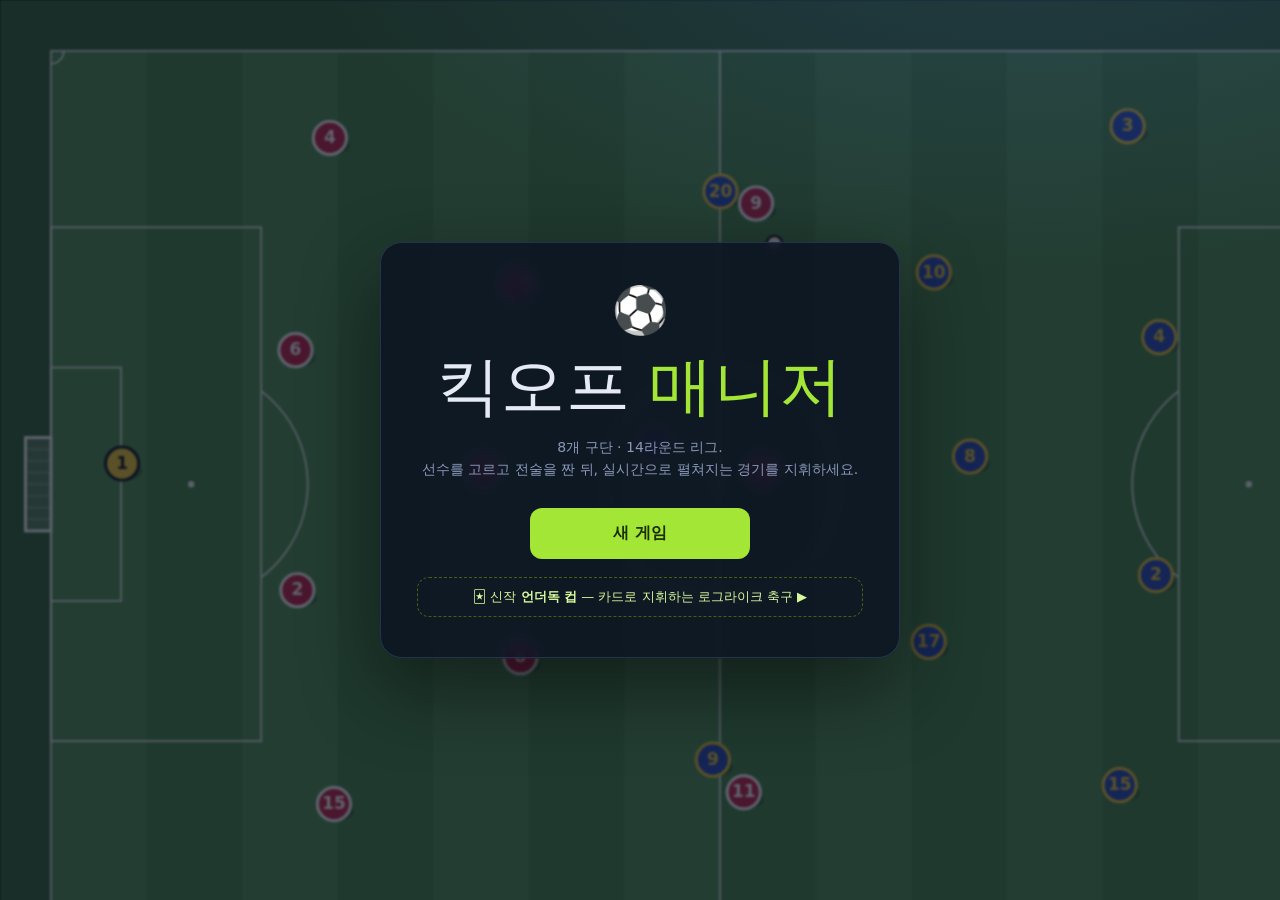
<file: index.html>
<!doctype html>
<html lang="ko">
<head>
  <meta charset="utf-8">
  <meta name="viewport" content="width=device-width, initial-scale=1, viewport-fit=cover">
  <title>킥오프 매니저</title>
  <meta name="description" content="실시간으로 펼쳐지는 축구 감독 시뮬레이션">
  <meta name="theme-color" content="#0a1020">
  <meta name="mobile-web-app-capable" content="yes">
  <meta name="apple-mobile-web-app-capable" content="yes">
  <meta name="apple-mobile-web-app-status-bar-style" content="black-translucent">
  <meta name="apple-mobile-web-app-title" content="킥오프">
  <link rel="manifest" href="manifest.webmanifest">
  <link rel="icon" type="image/png" href="icons/favicon.png">
  <link rel="apple-touch-icon" href="icons/apple-touch-icon.png">
  <link rel="preconnect" href="https://fonts.googleapis.com">
  <link rel="preconnect" href="https://fonts.gstatic.com" crossorigin>
  <link href="https://fonts.googleapis.com/css2?family=Black+Han+Sans&family=Noto+Sans+KR:wght@400;500;700;900&display=swap" rel="stylesheet">
  <link rel="stylesheet" href="css/style.css">
</head>
<body>
  <div id="app"></div>
  <div id="modal-root"></div>
  <div id="toast"></div>
  <script src="js/data.js"></script>
  <script src="js/engine.js"></script>
  <script src="js/game.js"></script>
  <script src="js/render.js"></script>
  <script src="js/ui.js"></script>
  <script>
    if ('serviceWorker' in navigator && location.protocol.startsWith('http')) {
      window.addEventListener('load', () => navigator.serviceWorker.register('sw.js').catch(() => {}));
    }
  </script>
</body>
</html>
</file>
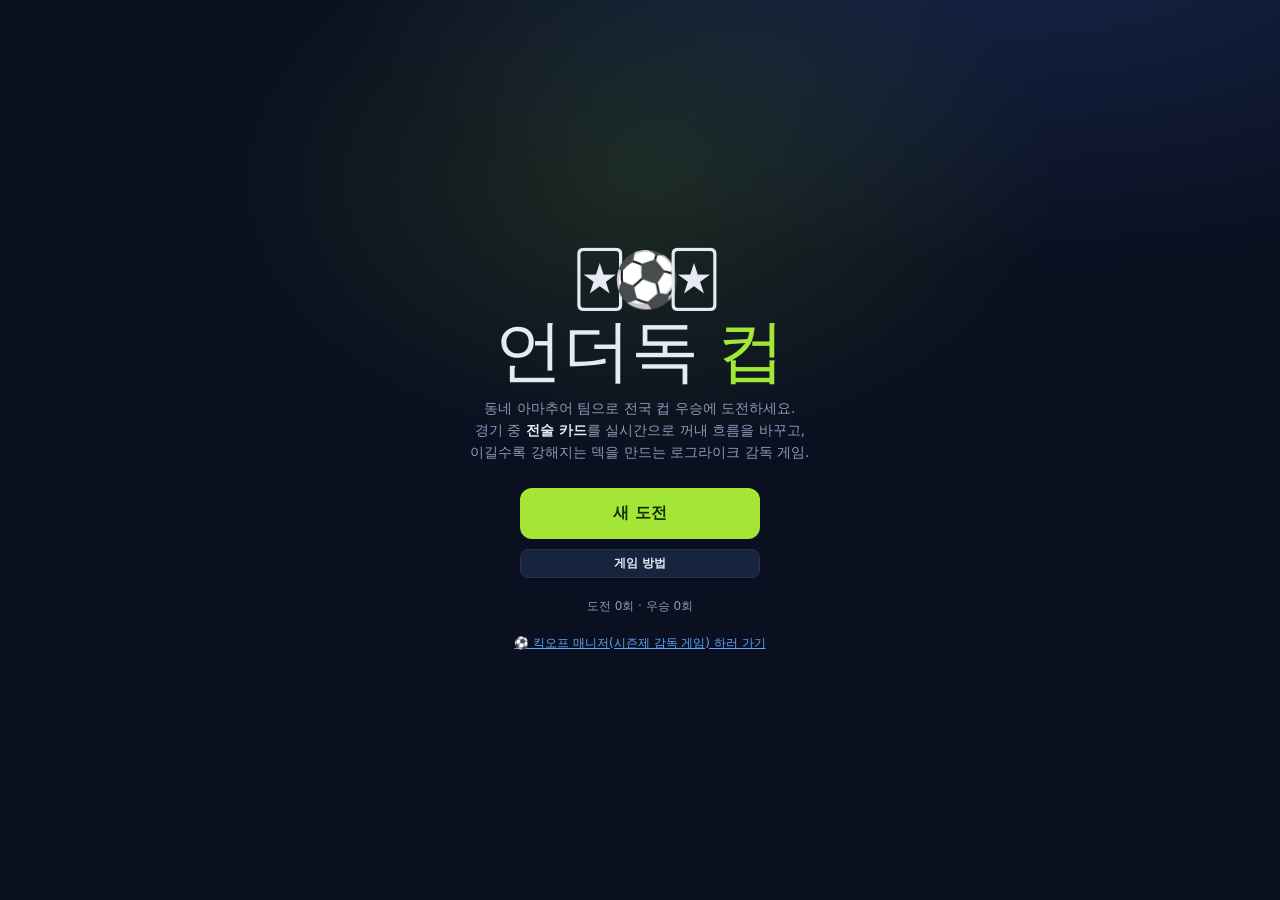
<file: cup/index.html>
<!doctype html>
<html lang="ko">
<head>
  <meta charset="utf-8">
  <meta name="viewport" content="width=device-width, initial-scale=1, viewport-fit=cover">
  <title>언더독 컵</title>
  <meta name="description" content="전술 카드로 동네 팀을 우승시키는 로그라이크 축구 감독 게임">
  <meta name="theme-color" content="#0a1020">
  <meta name="mobile-web-app-capable" content="yes">
  <meta name="apple-mobile-web-app-capable" content="yes">
  <meta name="apple-mobile-web-app-status-bar-style" content="black-translucent">
  <meta name="apple-mobile-web-app-title" content="언더독 컵">
  <link rel="manifest" href="manifest.webmanifest">
  <link rel="icon" type="image/png" href="icons/favicon.png">
  <link rel="apple-touch-icon" href="icons/apple-touch-icon.png">
  <link rel="preconnect" href="https://fonts.googleapis.com">
  <link rel="preconnect" href="https://fonts.gstatic.com" crossorigin>
  <link href="https://fonts.googleapis.com/css2?family=Black+Han+Sans&family=Noto+Sans+KR:wght@400;500;700;900&display=swap" rel="stylesheet">
  <link rel="stylesheet" href="../css/style.css">
  <link rel="stylesheet" href="cup.css">
</head>
<body>
  <div id="app"></div>
  <div id="modal-root"></div>
  <div id="toast"></div>
  <script src="../js/data.js"></script>
  <script src="../js/engine.js"></script>
  <script src="../js/render.js"></script>
  <script src="cards.js"></script>
  <script src="run.js"></script>
  <script src="ui.js"></script>
  <script>
    if ('serviceWorker' in navigator && location.protocol.startsWith('http')) {
      window.addEventListener('load', () => navigator.serviceWorker.register('../sw.js', { scope: '../' }).catch(() => {}));
    }
  </script>
</body>
</html>
</file>
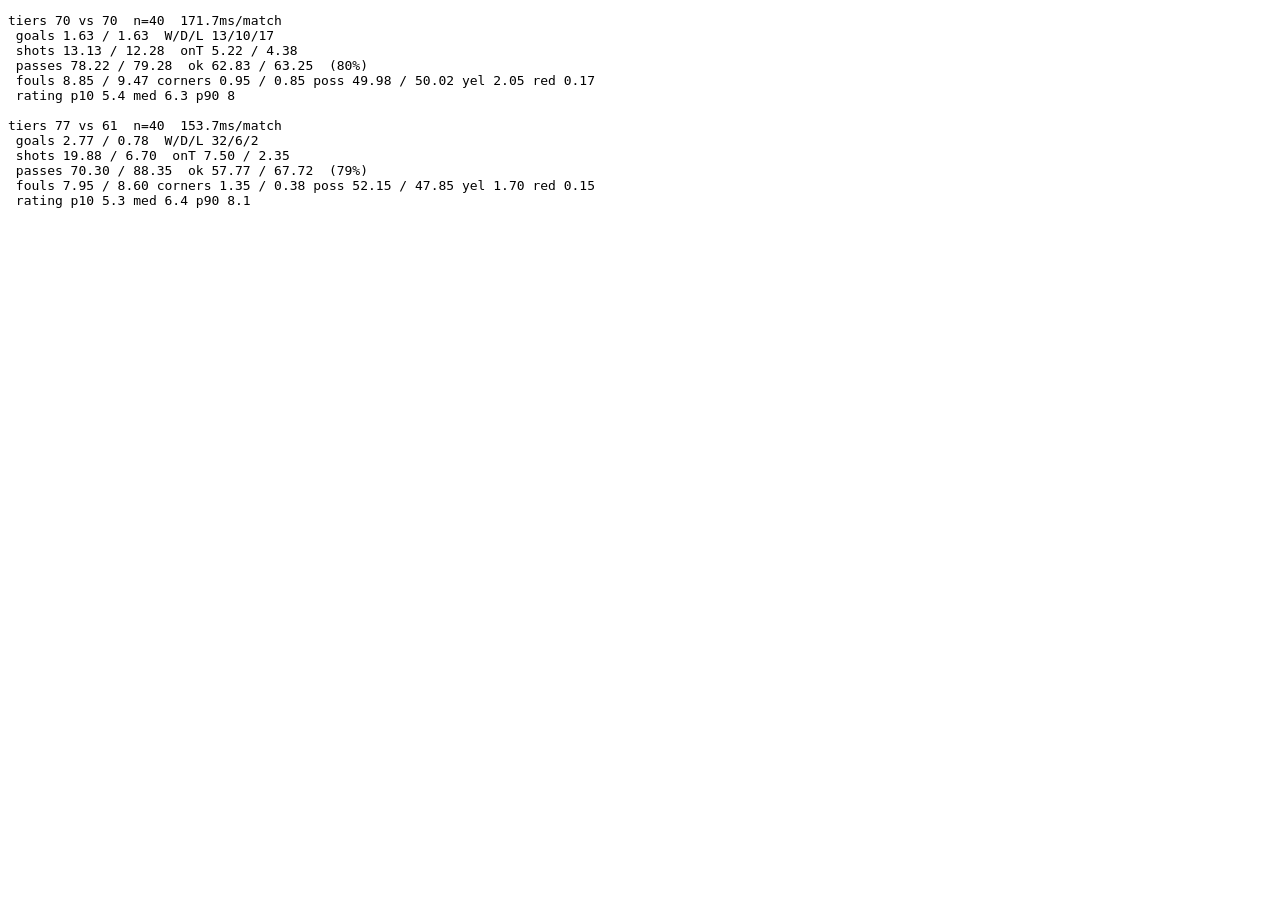
<file: dev/balance.html>
<!doctype html><meta charset="utf-8"><title>Balance test</title>
<script src="../js/data.js"></script><script src="../js/engine.js"></script>
<pre id="out">running…</pre>
<script>
function setup(tier, name, ai) {
  const sq = KM.genSquad(tier);
  const f = KM.FORMATIONS['4-4-2'];
  const used = new Set(), players = [];
  for (const s of f) { const p = sq.filter(p => p.pos === s[0] && !used.has(p)).sort((a,b)=>KM.ovr(b)-KM.ovr(a))[0]; used.add(p); players.push(p); }
  const bench = sq.filter(p => !used.has(p)).slice(0, 7);
  [...players, ...bench].forEach(p => p.ovr = KM.ovr(p));
  return { name, short: name, kit: ['#f00','#fff'], gkKit: ['#ff0','#000'], tactic: { formation: '4-4-2', mentality: 0, press: 1 }, players, bench, aiSubs: ai };
}
function run(n, tA, tB) {
  const agg = { g: [0,0], shots: [0,0], onT: [0,0], passes: [0,0], passOk: [0,0], fouls: [0,0], corners: [0,0], poss: [0,0], yel: 0, red: 0, w: [0,0,0], ms: 0, rating: [] };
  const t0 = performance.now();
  for (let i = 0; i < n; i++) {
    const m = new KM.Match(setup(tA, 'A', true), setup(tB, 'B', true));
    m.runToEnd();
    const r = m.result();
    agg.g[0] += r.hg; agg.g[1] += r.ag;
    agg.w[r.hg > r.ag ? 0 : r.hg === r.ag ? 1 : 2]++;
    for (let k = 0; k < 2; k++) { const s = r.stats[k]; agg.shots[k] += s.shots; agg.onT[k] += s.onT; agg.passes[k] += s.passes; agg.passOk[k] += s.passOk; agg.fouls[k] += s.fouls; agg.corners[k] += s.corners; agg.poss[k] += s.possPct; agg.yel += s.yellows; agg.red += s.reds; }
    r.players[0].concat(r.players[1]).forEach(p => agg.rating.push(p.rating));
  }
  agg.ms = (performance.now() - t0) / n;
  const f = (a) => a.map(x => (x / n).toFixed(2)).join(' / ');
  const rs = agg.rating.sort((a,b)=>a-b);
  return `tiers ${tA} vs ${tB}  n=${n}  ${agg.ms.toFixed(1)}ms/match
 goals ${f(agg.g)}  W/D/L ${agg.w.join('/')}
 shots ${f(agg.shots)}  onT ${f(agg.onT)}
 passes ${f(agg.passes)}  ok ${f(agg.passOk)}  (${(100*(agg.passOk[0]+agg.passOk[1])/(agg.passes[0]+agg.passes[1])).toFixed(0)}%)
 fouls ${f(agg.fouls)} corners ${f(agg.corners)} poss ${f(agg.poss)} yel ${(agg.yel/n).toFixed(2)} red ${(agg.red/n).toFixed(2)}
 rating p10 ${rs[Math.floor(rs.length*0.1)]} med ${rs[Math.floor(rs.length*0.5)]} p90 ${rs[Math.floor(rs.length*0.9)]}`;
}
window.runAll = function () {
  return [run(40, 70, 70), run(40, 77, 61)].join('\n\n');
};
document.getElementById('out').textContent = runAll();
</script>
<script>
window.zones = function (n) {
  const z = [0,0,0]; let tot = 0, shotsU = [];
  for (let i = 0; i < n; i++) {
    const m = new KM.Match(setup(70,'A',true), setup(70,'B',true));
    while (!m.finished) { m.step(); if (m.mode !== 'play') continue; const b = m.ball; const tm = m.teams[b.owner ? b.owner.team : b.lastTeam]; const u = m.U(tm, b.x); z[u < 35 ? 0 : u < 70 ? 1 : 2]++; tot++; }
  }
  return z.map(v => (100 * v / tot).toFixed(1) + '%').join(' / ');
};
</script>
</file>
<file: css/style.css>
:root {
  color-scheme: dark;
  --bg: #0a1020;
  --bg2: #0f172a;
  --card: #131c31;
  --card2: #18233d;
  --line: #24314f;
  --text: #e5eaf5;
  --muted: #8b98b8;
  --accent: #a3e635;
  --accent-ink: #1a2e05;
  --win: #22c55e;
  --draw: #eab308;
  --loss: #ef4444;
  --blue: #60a5fa;
  --radius: 14px;
  --font: 'Noto Sans KR', system-ui, -apple-system, 'Segoe UI', sans-serif;
  --display: 'Black Han Sans', 'Noto Sans KR', sans-serif;
}

* { box-sizing: border-box; }
html, body { margin: 0; height: 100%; }
body {
  background: radial-gradient(1200px 600px at 80% -10%, #16254a 0%, transparent 60%), var(--bg);
  color: var(--text);
  font-family: var(--font);
  font-size: 14px;
  -webkit-font-smoothing: antialiased;
  overflow-x: hidden;
}
button, select { font-family: inherit; font-size: inherit; color: inherit; }
button { cursor: pointer; }
.muted { color: var(--muted); }
.hidden { display: none !important; }

/* ---------- 버튼 ---------- */
.btn {
  background: var(--card2); border: 1px solid var(--line); border-radius: 10px;
  padding: 9px 16px; font-weight: 700; transition: transform .08s, background .15s, border-color .15s;
}
.btn:hover { border-color: #3a4b74; background: #1d2a48; }
.btn:active { transform: translateY(1px); }
.btn.primary { background: var(--accent); color: var(--accent-ink); border-color: transparent; }
.btn.primary:hover { background: #bef264; }
.btn.big { padding: 14px 28px; font-size: 16px; border-radius: 12px; }
.btn.small { padding: 5px 10px; font-size: 12px; border-radius: 8px; }
.btn:disabled { opacity: .45; cursor: not-allowed; }
.btn.danger { color: #fca5a5; }

.seg { display: inline-flex; background: var(--bg2); border: 1px solid var(--line); border-radius: 10px; padding: 3px; gap: 2px; }
.seg button { background: transparent; border: 0; border-radius: 8px; padding: 6px 12px; color: var(--muted); font-weight: 700; font-size: 13px; }
.seg button.on { background: var(--accent); color: var(--accent-ink); }

select {
  background: var(--bg2); border: 1px solid var(--line); border-radius: 10px; padding: 7px 10px; font-weight: 700;
}

/* ---------- 공통 요소 ---------- */
.card { background: var(--card); border: 1px solid var(--line); border-radius: var(--radius); padding: 16px; }
.card h3 { margin: 0 0 12px; font-size: 15px; display: flex; align-items: center; gap: 8px; }
.card h3 .muted { font-weight: 500; font-size: 12px; margin-left: auto; }
.crest {
  display: inline-grid; place-items: center; width: 34px; height: 34px; border-radius: 50%;
  font-weight: 900; font-size: 11px; letter-spacing: .5px; flex: none; border: 2px solid rgba(255,255,255,.15);
}
.crest.lg { width: 64px; height: 64px; font-size: 16px; }
.crest.sm { width: 22px; height: 22px; font-size: 8px; border-width: 1px; }
.pill { display: inline-block; padding: 2px 8px; border-radius: 999px; font-size: 11px; font-weight: 700; background: var(--bg2); border: 1px solid var(--line); }
.form { display: inline-flex; gap: 3px; }
.form i { width: 18px; height: 18px; border-radius: 5px; display: inline-grid; place-items: center; font-style: normal; font-size: 10px; font-weight: 900; color: #0b1220; }
.form i.W { background: var(--win); } .form i.D { background: var(--draw); } .form i.L { background: var(--loss); }
.bar { height: 6px; background: #0b1324; border-radius: 99px; overflow: hidden; }
.bar > span { display: block; height: 100%; border-radius: 99px; }
.ovr { display: inline-grid; place-items: center; min-width: 30px; height: 22px; border-radius: 6px; font-weight: 900; font-size: 12px; padding: 0 4px; }
.a-hi { background: #a3e635; color: #1a2e05; }
.a-good { background: #4ade80; color: #052e16; }
.a-mid { background: #facc15; color: #422006; }
.a-low { background: #fb923c; color: #431407; }
.a-bad { background: #f87171; color: #450a0a; }
.r-hi { color: #a3e635; } .r-good { color: #4ade80; } .r-mid { color: #e5eaf5; } .r-low { color: #fb923c; }

table.tbl { width: 100%; border-collapse: collapse; font-size: 13px; }
.tbl th { text-align: left; font-size: 11px; color: var(--muted); font-weight: 700; padding: 6px 6px; border-bottom: 1px solid var(--line); white-space: nowrap; }
.tbl td { padding: 7px 6px; border-bottom: 1px solid rgba(36,49,79,.5); white-space: nowrap; }
.tbl tr.me td { background: rgba(163,230,53,.08); }
.tbl tr.me td:first-child { box-shadow: inset 3px 0 var(--accent); }
.tbl td.num, .tbl th.num { text-align: center; }
.tbl tr.click { cursor: pointer; }
.tbl tr.click:hover td { background: rgba(96,165,250,.08); }
.tbl tr.sel td { background: rgba(96,165,250,.16); }
.tbl-wrap { overflow-x: auto; margin: 0 -4px; }

/* ---------- 타이틀 ---------- */
.title-screen { position: relative; min-height: 100vh; display: grid; place-items: center; overflow: hidden; padding: 16px; }
.title-bg { position: absolute; inset: 0; display: grid; place-items: center; opacity: .35; filter: saturate(.8) blur(1px); pointer-events: none; }
.title-bg canvas { max-width: none; }
.title-card {
  position: relative; text-align: center; padding: 40px 36px; max-width: 520px; width: 100%;
  background: rgba(10,16,32,.78); border: 1px solid var(--line); border-radius: 22px; backdrop-filter: blur(6px);
  box-shadow: 0 30px 80px rgba(0,0,0,.45);
}
.title-card h1 { font-family: var(--display); font-weight: 400; font-size: clamp(40px, 9vw, 64px); margin: 6px 0 6px; letter-spacing: 1px; }
.title-card h1 span { color: var(--accent); }
.title-card .tag { color: var(--muted); margin: 0 0 28px; line-height: 1.6; }
.title-card .btns { display: flex; flex-direction: column; gap: 10px; align-items: center; }
.title-card .btns .btn { min-width: 220px; }
.logo { font-size: 46px; }
.cup-link { display: block; margin-top: 18px; padding: 10px 12px; border-radius: 12px; border: 1px dashed #3f6212; color: #d9f99d; text-decoration: none; font-size: 13px; }
.cup-link:hover { background: rgba(163,230,53,.08); }

/* ---------- 팀 선택 ---------- */
.pick { max-width: 1100px; margin: 0 auto; padding: 32px 16px 60px; }
.pick h2 { font-family: var(--display); font-weight: 400; font-size: 34px; margin: 0 0 4px; }
.pick > p { color: var(--muted); margin: 0 0 22px; }
.pick-grid { display: grid; grid-template-columns: repeat(auto-fill, minmax(240px, 1fr)); gap: 14px; }
.team-card { text-align: left; background: var(--card); border: 1px solid var(--line); border-radius: 16px; padding: 18px; position: relative; overflow: hidden; transition: transform .12s, border-color .12s; }
.team-card:hover { transform: translateY(-2px); border-color: var(--accent); }
.team-card .stripe { position: absolute; inset: 0 0 auto 0; height: 5px; }
.team-card .row { display: flex; align-items: center; gap: 12px; margin-bottom: 12px; }
.team-card .nm { font-weight: 900; font-size: 16px; }
.team-card .stars { color: #facc15; letter-spacing: 1px; font-size: 13px; }
.team-card dl { display: grid; grid-template-columns: auto 1fr; gap: 4px 10px; margin: 0; font-size: 12px; }
.team-card dt { color: var(--muted); }
.team-card dd { margin: 0; font-weight: 700; }

/* ---------- 허브 ---------- */
.topbar {
  position: sticky; top: 0; z-index: 10; display: flex; align-items: center; gap: 16px; padding: 10px 20px;
  background: rgba(10,16,32,.9); backdrop-filter: blur(8px); border-bottom: 1px solid var(--line); flex-wrap: wrap;
}
.club { display: flex; align-items: center; gap: 10px; min-width: 0; }
.club-name { font-weight: 900; font-size: 16px; }
.club .sub { font-size: 12px; color: var(--muted); }
.tabs { display: flex; gap: 4px; flex-wrap: wrap; margin-left: auto; }
.tabs button { background: transparent; border: 0; padding: 8px 12px; border-radius: 9px; color: var(--muted); font-weight: 700; }
.tabs button:hover { color: var(--text); background: var(--card); }
.tabs button.on { color: var(--accent-ink); background: var(--accent); }
.hub-main { display: grid; grid-template-columns: minmax(0, 1fr) 320px; gap: 16px; padding: 16px 20px 40px; max-width: 1400px; margin: 0 auto; align-items: start; }
.content { display: grid; gap: 16px; min-width: 0; }
.grid2 { display: grid; grid-template-columns: repeat(auto-fit, minmax(300px, 1fr)); gap: 16px; }
.side { position: sticky; top: 76px; display: grid; gap: 16px; }

.next-match { text-align: center; }
.next-match .label { font-size: 12px; color: var(--muted); font-weight: 700; letter-spacing: .5px; }
.vs-row { display: grid; grid-template-columns: 1fr auto 1fr; align-items: center; gap: 8px; margin: 14px 0; }
.vs-row .tm { display: grid; justify-items: center; gap: 6px; font-weight: 700; font-size: 13px; }
.vs-row .vs { font-family: var(--display); font-size: 22px; color: var(--muted); }
.cmp { display: grid; gap: 8px; margin: 12px 0 16px; text-align: left; }
.cmp-row { display: grid; grid-template-columns: 34px 1fr 34px; gap: 8px; align-items: center; font-size: 12px; font-weight: 700; }
.cmp-row .lbl { grid-column: 1 / -1; text-align: center; color: var(--muted); font-size: 11px; margin-bottom: -4px; }
.cmp-bar { display: flex; height: 8px; border-radius: 99px; overflow: hidden; background: #0b1324; }
.cmp-row .r { text-align: right; }
.next-match .btn { width: 100%; }

.news { list-style: none; margin: 0; padding: 0; display: grid; gap: 6px; max-height: 340px; overflow: auto; }
.news li { font-size: 13px; padding: 8px 10px; border-radius: 9px; background: var(--bg2); border-left: 3px solid var(--line); line-height: 1.45; }
.news li.win { border-left-color: var(--win); } .news li.loss { border-left-color: var(--loss); } .news li.draw { border-left-color: var(--draw); }
.news li.good { border-left-color: var(--accent); } .news li.bad { border-left-color: #f97316; } .news li.info { border-left-color: var(--blue); }
.news li small { color: var(--muted); margin-right: 6px; }

.objective { display: flex; align-items: center; gap: 14px; }
.objective .big { font-family: var(--display); font-size: 40px; line-height: 1; white-space: nowrap; }
.objective .ok { color: var(--win); } .objective .no { color: var(--loss); }

/* ---------- 스쿼드 ---------- */
.squad { display: grid; grid-template-columns: 340px minmax(0, 1fr); gap: 16px; align-items: start; }
.tactic-row { display: flex; align-items: center; gap: 10px; flex-wrap: wrap; margin-bottom: 12px; }
.tactic-row .lab { font-size: 12px; color: var(--muted); font-weight: 700; min-width: 64px; }
.fpitch {
  position: relative; width: 100%; aspect-ratio: 68 / 84; border-radius: 12px; margin: 6px 0 14px; overflow: hidden;
  background: repeating-linear-gradient(0deg, #3d8a3f 0 8.33%, #46974a 8.33% 16.66%);
  border: 2px solid rgba(255,255,255,.5);
}
.fpitch::before { content: ''; position: absolute; left: 22%; right: 22%; bottom: -2px; height: 17%; border: 2px solid rgba(255,255,255,.5); }
.fpitch::after { content: ''; position: absolute; left: 30%; right: 30%; top: -14%; height: 28%; border: 2px solid rgba(255,255,255,.5); border-radius: 50%; }
.slot {
  position: absolute; transform: translate(-50%, -50%); z-index: 1; width: 70px; display: grid; justify-items: center; gap: 2px;
  background: rgba(10,16,32,.82); border: 2px solid transparent; border-radius: 10px; padding: 4px 3px 5px; font-size: 11px;
}
.slot:hover { border-color: var(--blue); }
.slot.on { border-color: var(--accent); box-shadow: 0 0 0 3px rgba(163,230,53,.3); }
.slot.mis { border-color: #fb923c; }
.slot .rl { font-size: 9px; font-weight: 900; color: var(--muted); }
.slot .nm { font-weight: 700; max-width: 64px; overflow: hidden; text-overflow: ellipsis; white-space: nowrap; }
.slot .bar { width: 46px; height: 4px; }
.slot .ovr { height: 17px; min-width: 24px; font-size: 11px; }
.hint { font-size: 12px; color: var(--muted); margin: 0; line-height: 1.5; }
.status { font-size: 11px; font-weight: 700; }
.status.inj { color: #f87171; } .status.ban { color: #fb923c; }
.xi-chip { font-size: 10px; font-weight: 900; padding: 2px 6px; border-radius: 6px; background: var(--accent); color: var(--accent-ink); }
.xi-chip.bench { background: #334155; color: #cbd5e1; }

/* ---------- 훈련 ---------- */
.train-grid { display: grid; grid-template-columns: repeat(auto-fill, minmax(190px, 1fr)); gap: 12px; }
.train { text-align: left; background: var(--bg2); border: 2px solid var(--line); border-radius: 14px; padding: 14px; }
.train:hover { border-color: #3a4b74; }
.train.on { border-color: var(--accent); background: rgba(163,230,53,.07); }
.train .ic { font-size: 26px; }
.train .nm { font-weight: 900; margin: 6px 0 4px; }
.train p { margin: 0; font-size: 12px; color: var(--muted); line-height: 1.5; }

/* ---------- 일정 ---------- */
.rounds { display: grid; grid-template-columns: repeat(auto-fill, minmax(260px, 1fr)); gap: 12px; }
.round { background: var(--bg2); border: 1px solid var(--line); border-radius: 12px; padding: 10px 12px; }
.round.cur { border-color: var(--accent); }
.round h4 { margin: 0 0 6px; font-size: 12px; color: var(--muted); display: flex; justify-content: space-between; }
.fx { display: grid; grid-template-columns: 1fr 44px 1fr; gap: 6px; align-items: center; font-size: 12px; padding: 3px 4px; border-radius: 6px; }
.fx .h { text-align: right; } .fx .sc { text-align: center; font-weight: 900; }
.fx.me { background: rgba(163,230,53,.1); font-weight: 700; }
.fx.click { cursor: pointer; } .fx.click:hover { background: rgba(96,165,250,.14); }

/* ---------- 경기 화면 ---------- */
.match { display: grid; grid-template-rows: auto 1fr auto; height: 100vh; height: 100dvh; }
.scorebar {
  display: grid; grid-template-columns: 1fr auto 1fr; align-items: center; gap: 12px; padding: 10px 16px;
  background: linear-gradient(180deg, #0b1226, #0a1020); border-bottom: 1px solid var(--line);
}
.sb-team { display: flex; align-items: center; gap: 10px; font-weight: 900; font-size: 16px; min-width: 0; }
.sb-team.away { justify-content: flex-end; text-align: right; }
.sb-team .nm { overflow: hidden; text-overflow: ellipsis; white-space: nowrap; }
.sb-mid { display: grid; justify-items: center; }
.sb-score { font-family: var(--display); font-size: 38px; line-height: 1; letter-spacing: 2px; display: flex; gap: 10px; align-items: center; }
.sb-score .d { color: var(--muted); font-size: 26px; }
.sb-score .pop { animation: pop .6s; }
@keyframes pop { 0% { transform: scale(1); color: var(--accent); } 40% { transform: scale(1.5); color: var(--accent); } 100% { transform: scale(1); } }
.sb-clock { font-variant-numeric: tabular-nums; font-weight: 700; font-size: 13px; color: var(--accent); background: rgba(163,230,53,.1); padding: 2px 10px; border-radius: 99px; margin-top: 4px; }
.match-body { display: grid; grid-template-columns: minmax(0, 1fr) 330px; min-height: 0; }
.pitch-wrap { position: relative; display: grid; place-items: center; padding: 10px; min-height: 0; min-width: 0; }
.pitch-wrap canvas { display: block; border-radius: 10px; box-shadow: 0 10px 40px rgba(0,0,0,.4); }
.pitch-overlay { position: absolute; inset: 0; display: grid; place-items: center; background: rgba(5,10,22,.72); z-index: 2; padding: 16px; }
.overlay-card { background: var(--card); border: 1px solid var(--line); border-radius: 18px; padding: 22px; width: min(420px, 100%); text-align: center; }
.overlay-card h2 { font-family: var(--display); font-weight: 400; font-size: 30px; margin: 0 0 4px; }
.overlay-card .btns { display: flex; gap: 8px; justify-content: center; margin-top: 16px; flex-wrap: wrap; }
.match-side { border-left: 1px solid var(--line); background: var(--bg2); display: grid; grid-template-rows: auto 1fr; min-height: 0; }
.side-tabs { display: flex; border-bottom: 1px solid var(--line); }
.side-tabs button { flex: 1; background: transparent; border: 0; padding: 11px 0; color: var(--muted); font-weight: 700; border-bottom: 2px solid transparent; }
.side-tabs button.on { color: var(--text); border-bottom-color: var(--accent); }
.side-body { overflow: auto; padding: 10px 12px; min-height: 0; }
.feed { list-style: none; margin: 0; padding: 0; display: grid; gap: 4px; }
.feed li { display: grid; grid-template-columns: 34px 1fr; gap: 6px; font-size: 13px; padding: 6px 8px; border-radius: 8px; line-height: 1.45; animation: fadein .3s; }
.feed li .mn { color: var(--muted); font-weight: 700; font-variant-numeric: tabular-nums; }
.feed li.goal { background: rgba(163,230,53,.14); font-weight: 700; }
.feed li.whistle, .feed li.half, .feed li.full { background: rgba(96,165,250,.1); }
.feed li.yellow { background: rgba(250,204,21,.08); } .feed li.red { background: rgba(239,68,68,.15); }
.feed li .dot { display: inline-block; width: 8px; height: 8px; border-radius: 50%; margin-right: 6px; vertical-align: 1px; }
@keyframes fadein { from { opacity: 0; transform: translateY(-4px); } }
.stat-rows { display: grid; gap: 12px; }
.stat-row .top { display: flex; justify-content: space-between; font-size: 13px; font-weight: 700; margin-bottom: 4px; }
.stat-row .top span:nth-child(2) { color: var(--muted); font-weight: 500; font-size: 12px; }
.stat-row .cmp-bar { height: 7px; }
.pl-list { display: grid; gap: 6px; }
.pl { display: grid; grid-template-columns: 26px 1fr 60px; gap: 8px; align-items: center; font-size: 12px; padding: 5px 6px; border-radius: 8px; background: var(--card); }
.pl .n { font-weight: 900; color: var(--muted); text-align: center; }
.pl .nm { font-weight: 700; overflow: hidden; text-overflow: ellipsis; white-space: nowrap; }
.pl .nm small { color: var(--muted); font-weight: 500; margin-left: 4px; }
.match-controls {
  display: flex; align-items: center; gap: 10px; padding: 10px 16px; border-top: 1px solid var(--line); background: #0b1226; flex-wrap: wrap;
}
.match-controls .grp { display: flex; align-items: center; gap: 6px; }
.match-controls .lab { font-size: 11px; color: var(--muted); font-weight: 700; }
.match-controls .sp { flex: 1; }
.icon-btn { width: 40px; height: 36px; display: grid; place-items: center; font-size: 15px; padding: 0; }

/* ---------- 모달 ---------- */
.modal-bg { position: fixed; inset: 0; background: rgba(3,7,18,.72); z-index: 50; display: grid; place-items: center; padding: 16px; animation: fadein .2s; }
.modal { background: var(--card); border: 1px solid var(--line); border-radius: 18px; width: min(760px, 100%); max-height: calc(100vh - 32px); overflow: auto; padding: 22px; box-shadow: 0 30px 80px rgba(0,0,0,.5); }
.modal.sm { width: min(440px, 100%); }
.modal h2 { margin: 0 0 14px; font-size: 20px; }
.modal .foot { display: flex; justify-content: flex-end; gap: 8px; margin-top: 18px; flex-wrap: wrap; }
.result-head { display: grid; grid-template-columns: 1fr auto 1fr; gap: 10px; align-items: center; text-align: center; margin-bottom: 8px; }
.result-head .tm { display: grid; justify-items: center; gap: 6px; font-weight: 900; }
.result-head .sc { font-family: var(--display); font-size: 52px; letter-spacing: 3px; }
.result-word { text-align: center; font-weight: 900; font-size: 14px; letter-spacing: 2px; margin-bottom: 12px; }
.result-word.W { color: var(--win); } .result-word.D { color: var(--draw); } .result-word.L { color: var(--loss); }
.scorers { display: grid; grid-template-columns: 1fr 1fr; gap: 12px; font-size: 12px; color: var(--muted); margin-bottom: 16px; }
.scorers .r { text-align: right; }
.sub-cols { display: grid; grid-template-columns: 1fr 1fr; gap: 14px; }
.sub-list { display: grid; gap: 5px; }
.sub-item { display: grid; grid-template-columns: 30px 1fr auto; align-items: center; gap: 8px; text-align: left; background: var(--bg2); border: 2px solid var(--line); border-radius: 10px; padding: 7px 9px; font-size: 12px; }
.sub-item.on { border-color: var(--accent); }
.sub-item .bar { grid-column: 2 / 4; }
.attr-grid { display: grid; grid-template-columns: repeat(auto-fill, minmax(150px, 1fr)); gap: 10px 18px; }
.attr { font-size: 12px; }
.attr .top { display: flex; justify-content: space-between; font-weight: 700; margin-bottom: 4px; }

#toast { position: fixed; left: 50%; bottom: 24px; transform: translateX(-50%); z-index: 80; display: grid; gap: 6px; pointer-events: none; }
#toast div { background: #f8fafc; color: #0f172a; padding: 10px 16px; border-radius: 10px; font-weight: 700; font-size: 13px; box-shadow: 0 10px 30px rgba(0,0,0,.4); animation: fadein .2s; }

@media (max-width: 1000px) {
  .hub-main { grid-template-columns: 1fr; padding: 12px 16px 40px; }
  .side { position: static; }
  .squad { grid-template-columns: 1fr; }
  .match { height: auto; min-height: 100vh; }
  .match-body { grid-template-columns: 1fr; }
  .match-side { border-left: 0; border-top: 1px solid var(--line); height: 380px; }
}
@media (max-width: 640px) {
  .topbar { padding: 10px 16px; }
  .tabs { margin-left: 0; width: 100%; overflow-x: auto; flex-wrap: nowrap; }
  .tabs button { flex: none; }
  .sb-team { font-size: 13px; }
  .sb-team .crest { display: none; }
  .sb-score { font-size: 30px; }
  .sub-cols { grid-template-columns: 1fr; }
  .modal { padding: 16px; }
  .result-head .sc { font-size: 40px; }
}

/* =====================================================================
   모바일
   ===================================================================== */
button, .btn, .seg button, .slot, .mrow { touch-action: manipulation; -webkit-tap-highlight-color: transparent; }
.nm.short { display: none; }
.mlist { display: grid; gap: 6px; }
.mrow {
  display: grid; grid-template-columns: auto 1fr 84px auto; align-items: center; gap: 10px; width: 100%; text-align: left;
  background: var(--bg2); border: 1px solid var(--line); border-radius: 12px; padding: 9px 10px; min-height: 52px;
}
.mrow:active { background: #1d2a48; }
.mrow:disabled { opacity: .4; }
.mrow .info { display: grid; gap: 2px; min-width: 0; }
.mrow .info b { overflow: hidden; text-overflow: ellipsis; white-space: nowrap; }
.mrow .info small, .mrow .cond small { color: var(--muted); font-size: 11px; }
.mrow .cond { display: grid; gap: 4px; }
.modal .mrow { grid-template-columns: auto 1fr 84px; }
.xi-chip.none { background: transparent; color: var(--muted); }
.seg.wide { display: flex; width: 100%; }
.seg.wide button { flex: 1; padding: 10px 0; }
.play-bar, .bottom-nav { display: none; }

@media (min-width: 761px) and (min-height: 501px) { .mob-only { display: none !important; } }

@media (max-width: 760px) {
  .desk-only { display: none !important; }
  body { font-size: 14px; user-select: none; -webkit-user-select: none; }

  /* 허브 */
  .hub { padding-bottom: calc(132px + env(safe-area-inset-bottom)); }
  .hub.tab-home { padding-bottom: calc(72px + env(safe-area-inset-bottom)); }
  .topbar { padding: calc(8px + env(safe-area-inset-top)) 14px 8px; gap: 10px; flex-wrap: nowrap; }
  .topbar .tabs { display: none; }
  .topbar .club { flex: 1; }
  .topbar .btn.small { width: 40px; height: 40px; font-size: 16px; }
  .hub-main { padding: 12px 12px 16px; gap: 12px; }
  .content { gap: 12px; }
  .grid2 { grid-template-columns: 1fr; gap: 12px; }
  .card { padding: 14px; border-radius: 16px; }
  .side { order: -1; }
  .hub:not(.tab-home) .side { display: none; }
  .next-match .vs-row { margin: 10px 0; }
  .next-match .crest.lg { width: 54px; height: 54px; }

  .bottom-nav {
    display: grid; grid-template-columns: repeat(6, 1fr); position: fixed; left: 0; right: 0; bottom: 0; z-index: 30;
    background: rgba(10,16,32,.96); backdrop-filter: blur(10px); border-top: 1px solid var(--line);
    padding: 4px 4px calc(4px + env(safe-area-inset-bottom));
  }
  .bottom-nav button { background: transparent; border: 0; display: grid; justify-items: center; gap: 1px; padding: 6px 0; border-radius: 10px; color: var(--muted); }
  .bottom-nav button span { font-size: 19px; line-height: 1.2; filter: grayscale(1) opacity(.7); }
  .bottom-nav button small { font-size: 10px; font-weight: 700; }
  .bottom-nav button.on { color: var(--accent); }
  .bottom-nav button.on span { filter: none; }

  .play-bar {
    display: flex; align-items: center; gap: 10px; position: fixed; left: 8px; right: 8px; z-index: 29;
    bottom: calc(62px + env(safe-area-inset-bottom)); padding: 8px 8px 8px 12px;
    background: var(--card2); border: 1px solid #2c3b60; border-radius: 14px; box-shadow: 0 10px 30px rgba(0,0,0,.45);
  }
  .play-bar > span:not(.crest) { flex: 1; display: grid; min-width: 0; }
  #toast { bottom: calc(140px + env(safe-area-inset-bottom)); width: calc(100% - 32px); justify-items: center; }
  .play-bar b { font-size: 13px; overflow: hidden; text-overflow: ellipsis; white-space: nowrap; }
  .play-bar small { color: var(--muted); font-size: 11px; }
  .play-bar .btn { padding: 10px 14px; }

  /* 선수단 */
  .slot { width: 60px; padding: 3px 2px 4px; font-size: 10px; }
  .slot .nm { max-width: 56px; }
  .slot .bar { width: 40px; }
  .tactic-row .lab { min-width: 58px; }
  .tactic-row .seg { flex: 1; }
  .tactic-row .seg button { flex: 1; padding: 9px 4px; }
  .train-grid { grid-template-columns: 1fr 1fr; gap: 8px; }
  .train { padding: 12px; }
  .rounds { grid-template-columns: 1fr; }
  .tbl { font-size: 12px; }
  .tbl td, .tbl th { padding: 7px 4px; }

  /* 모달 → 바텀 시트 */
  .modal-bg { place-items: end stretch; padding: 0; }
  .modal, .modal.sm {
    width: 100%; max-height: 88vh; max-height: 88dvh; border-radius: 20px 20px 0 0; border-bottom: 0;
    padding: 10px 16px calc(16px + env(safe-area-inset-bottom)); animation: sheet .25s ease-out;
  }
  .modal::before { content: ''; display: block; width: 40px; height: 4px; border-radius: 4px; background: #334155; margin: 0 auto 12px; }
  .modal .foot { position: sticky; bottom: calc(-16px - env(safe-area-inset-bottom)); background: var(--card); padding: 10px 0 calc(4px + env(safe-area-inset-bottom)); margin-bottom: 0; }
  .modal .foot .btn { flex: 1; padding: 12px; }
  @keyframes sheet { from { transform: translateY(40%); opacity: .4; } }

  /* 경기 화면 */
  .match { display: flex; flex-direction: column; height: 100vh; height: 100dvh; min-height: 0; overflow: hidden; }
  .scorebar { padding: calc(6px + env(safe-area-inset-top)) 10px 6px; gap: 6px; }
  .sb-team { font-size: 14px; gap: 6px; }
  .sb-team .crest { display: inline-grid; width: 24px; height: 24px; font-size: 8px; }
  .nm.full { display: none; }
  .nm.short { display: inline; }
  .sb-score { font-size: 30px; }
  .sb-clock { font-size: 12px; margin-top: 2px; }
  .match-body { display: flex; flex-direction: column; flex: 1; min-height: 0; }
  .pitch-wrap { flex: none; height: min(calc((100vw - 16px) * 113 / 76 + 12px), 60vh); height: min(calc((100vw - 16px) * 113 / 76 + 12px), 60dvh); padding: 6px 8px; }
  .pitch-overlay { overflow: auto; }
  .overlay-card { padding: 16px; }
  .overlay-card .stat-rows { gap: 8px; }
  .match-side { flex: 1; height: auto; min-height: 96px; }
  .side-tabs button { padding: 8px 0; }
  .side-body { padding: 8px 10px; }
  .feed li { font-size: 12.5px; padding: 5px 6px; }
  .match-controls {
    flex-wrap: nowrap; gap: 6px; padding: 6px 8px calc(6px + env(safe-area-inset-bottom)); justify-content: space-between;
  }
  .match-controls .ctl { flex: 1; height: 50px; padding: 0; display: grid; place-items: center; align-content: center; gap: 0; border-radius: 12px; }
  .match-controls .ctl b { font-size: 16px; line-height: 1.2; }
  .match-controls .ctl small { font-size: 10px; color: var(--muted); font-weight: 700; }
  .match-controls .icon-btn { width: auto; font-size: 18px; }
}

/* 가로로 눕힌 휴대폰 */
@media (max-height: 500px) and (orientation: landscape) {
  .match { height: 100vh; height: 100dvh; display: grid; grid-template-rows: auto 1fr auto; }
  .scorebar { padding: 4px 12px; }
  .sb-score { font-size: 26px; }
  .match-body { grid-template-columns: minmax(0, 1fr) 260px; }
  .match-side { height: auto; border-top: 0; border-left: 1px solid var(--line); }
  .match-body { grid-template-columns: minmax(0, 1fr) 240px; }
  .pitch-wrap { padding: 4px; }
  .match .desk-only { display: none !important; }
  .match-controls { padding: 4px 10px calc(4px + env(safe-area-inset-bottom)); flex-wrap: nowrap; gap: 6px; }
  .match-controls .ctl { flex: 1; height: 40px; padding: 0; display: grid; place-items: center; align-content: center; border-radius: 10px; }
  .match-controls .ctl b { font-size: 14px; line-height: 1.1; }
  .match-controls .ctl small { font-size: 9px; color: var(--muted); font-weight: 700; }
  .match-controls .icon-btn { width: auto; }
  .hub .mob-only { display: none !important; }
}
</file>
<file: cup/cup.css>
/* 언더독 컵 전용 스타일 (기본 토큰/컴포넌트는 ../css/style.css) */
:root {
  --gold: #fbbf24;
  --heart: #f43f5e;
  --r-basic: #64748b;
  --r-common: #94a3b8;
  --r-uncommon: #38bdf8;
  --r-rare: #f59e0b;
  --r-curse: #a855f7;
}
body { overscroll-behavior: none; }
.cup { max-width: 560px; margin: 0 auto; min-height: 100vh; min-height: 100dvh; padding-bottom: calc(76px + env(safe-area-inset-bottom)); }
.cup.nonav { padding-bottom: 24px; }

/* ---------- 상단 바 ---------- */
.ctop {
  position: sticky; top: 0; z-index: 20; display: flex; align-items: center; gap: 10px;
  padding: calc(8px + env(safe-area-inset-top)) 14px 8px; background: rgba(10,16,32,.94); backdrop-filter: blur(8px); border-bottom: 1px solid var(--line);
}
.ctop .club { flex: 1; min-width: 0; display: block; }
.ctop .club b { display: block; font-size: 15px; white-space: nowrap; overflow: hidden; text-overflow: ellipsis; }
.ctop .club small { color: var(--muted); font-size: 11px; }
.res { display: flex; gap: 10px; align-items: center; font-weight: 900; font-size: 14px; white-space: nowrap; }
.res .hearts { color: var(--heart); letter-spacing: -1px; }
.res .gold { color: var(--gold); }
.ctop .btn.small { width: 38px; height: 38px; padding: 0; font-size: 16px; }

.sec { padding: 14px; display: grid; gap: 12px; }
.sec h2 { font-size: 17px; margin: 4px 0 0; }
.sec h2 small { color: var(--muted); font-weight: 500; font-size: 12px; margin-left: 6px; }

/* ---------- 진행 트랙 ---------- */
.track { display: grid; gap: 6px; }
.track-row { display: grid; grid-template-columns: 82px 1fr; align-items: center; gap: 8px; font-size: 11px; color: var(--muted); font-weight: 700; }
.track-row.cur { color: var(--text); }
.dots { display: flex; gap: 5px; align-items: center; }
.dots i { width: 14px; height: 14px; border-radius: 50%; background: #1e293b; border: 2px solid #334155; display: inline-block; }
.dots i.done { background: var(--accent); border-color: var(--accent); }
.dots i.now { border-color: var(--accent); box-shadow: 0 0 0 3px rgba(163,230,53,.25); animation: pulse 1.4s infinite; }
.dots i.boss { width: 20px; height: 20px; border-radius: 6px; display: inline-grid; place-items: center; font-style: normal; font-size: 11px; }
@keyframes pulse { 50% { box-shadow: 0 0 0 6px rgba(163,230,53,.08); } }

/* ---------- 행선지 선택 ---------- */
.choices { display: grid; gap: 10px; }
.choice {
  display: grid; grid-template-columns: 52px 1fr; gap: 12px; align-items: center; text-align: left; width: 100%;
  background: var(--card); border: 2px solid var(--line); border-radius: 16px; padding: 14px; transition: transform .1s, border-color .15s;
}
.choice:hover { border-color: #3a4b74; }
.choice:active { transform: scale(.98); }
.choice .ni { font-size: 30px; width: 52px; height: 52px; border-radius: 14px; display: grid; place-items: center; background: var(--bg2); }
.choice.t-elite { border-color: #7f1d1d; } .choice.t-elite .ni { background: #2a0f14; }
.choice.t-boss { border-color: var(--gold); background: linear-gradient(135deg, #1c1a10, var(--card)); }
.choice .nt { font-weight: 900; font-size: 15px; display: flex; gap: 6px; align-items: center; flex-wrap: wrap; }
.choice .nd { color: var(--muted); font-size: 12px; margin-top: 3px; line-height: 1.45; }
.chips { display: flex; gap: 4px; flex-wrap: wrap; margin-top: 6px; }
.chip { font-size: 11px; font-weight: 700; padding: 2px 8px; border-radius: 99px; background: var(--bg2); border: 1px solid var(--line); white-space: nowrap; }
.chip.bad { border-color: #7f1d1d; color: #fca5a5; }
.chip.good { border-color: #3f6212; color: #bef264; }
.chip.gold { color: var(--gold); }
.vs-ovr { font-weight: 900; }
.vs-ovr .hi { color: #f87171; } .vs-ovr .lo { color: #4ade80; }
.loglist { list-style: none; margin: 0; padding: 0; display: grid; gap: 4px; font-size: 12px; color: var(--muted); }

/* ---------- 카드 ---------- */
.cardui {
  position: relative; display: grid; grid-template-rows: auto auto 1fr auto; justify-items: center; text-align: center;
  background: linear-gradient(180deg, #1b2742, #121a2e); border: 2px solid var(--r-common); border-radius: 14px;
  padding: 8px 6px 6px; color: var(--text); min-height: 150px; width: 100%; box-shadow: 0 6px 16px rgba(0,0,0,.35);
}
.cardui.r-basic { border-color: var(--r-basic); }
.cardui.r-uncommon { border-color: var(--r-uncommon); }
.cardui.r-rare { border-color: var(--r-rare); background: linear-gradient(180deg, #2a2210, #161625); }
.cardui.r-curse { border-color: var(--r-curse); background: linear-gradient(180deg, #24123a, #140f24); }
.cardui .cc {
  position: absolute; top: -8px; left: -8px; width: 28px; height: 28px; border-radius: 50%; display: grid; place-items: center;
  background: var(--accent); color: var(--accent-ink); font-weight: 900; font-size: 14px; border: 2px solid #0a1020;
}
.cardui .ci { font-size: 26px; line-height: 1.2; }
.cardui .cn { font-weight: 900; font-size: 13px; margin: 2px 0 4px; }
.cardui.up .cn { color: var(--accent); }
.cardui .ct { font-size: 11px; color: #cbd5e1; line-height: 1.4; }
.cardui .cr { font-size: 9px; color: var(--muted); margin-top: 4px; font-weight: 700; letter-spacing: .5px; }
.card-grid { display: grid; grid-template-columns: repeat(auto-fill, minmax(130px, 1fr)); gap: 14px 10px; padding-top: 8px; }
button.cardui { cursor: pointer; font-family: inherit; }
button.cardui:hover { transform: translateY(-2px); }
.cardui.picked { outline: 3px solid var(--accent); outline-offset: 2px; }

/* ---------- 경기 화면 ---------- */
.cmatch { display: flex; flex-direction: column; height: 100vh; height: 100dvh; overflow: hidden; max-width: 1200px; margin: 0 auto; }
.cm-body { flex: 1; min-height: 0; display: grid; grid-template-columns: minmax(0, 1fr) 300px; }
.cm-body .pitch-wrap { position: relative; display: grid; place-items: center; padding: 8px; min-height: 0; min-width: 0; }
.cm-side { border-left: 1px solid var(--line); display: grid; grid-template-rows: auto 1fr; min-height: 0; background: var(--bg2); }
.cm-side .fx-list { padding: 10px; display: grid; gap: 6px; border-bottom: 1px solid var(--line); }
.cm-side .side-body { overflow: auto; padding: 8px 10px; min-height: 0; }
.fx-strip { display: none; gap: 6px; overflow-x: auto; padding: 4px 10px; min-height: 30px; align-items: center; scrollbar-width: none; }
.fxc { display: inline-flex; gap: 4px; align-items: center; font-size: 11px; font-weight: 700; padding: 3px 9px; border-radius: 99px; white-space: nowrap; background: rgba(163,230,53,.12); border: 1px solid #3f6212; color: #d9f99d; }
.fxc.opp { background: rgba(244,63,94,.12); border-color: #7f1d1d; color: #fecdd3; }
.fxc small { opacity: .7; }
.ticker { display: none; padding: 4px 12px; font-size: 12px; color: #cbd5e1; white-space: nowrap; overflow: hidden; text-overflow: ellipsis; min-height: 24px; }
.ticker.goal { color: var(--accent); font-weight: 900; }

.hand-area { border-top: 1px solid var(--line); background: #0b1226; padding: 8px 10px 6px; }
.energy { display: flex; align-items: center; gap: 8px; margin-bottom: 8px; font-size: 12px; font-weight: 700; color: var(--muted); }
.energy .pips { display: flex; gap: 4px; }
.energy .pips i { width: 18px; height: 18px; border-radius: 6px; background: #1e293b; border: 1px solid #334155; display: inline-block; transform: skewX(-12deg); }
.energy .pips i.on { background: linear-gradient(180deg, #fde047, #f59e0b); border-color: #fbbf24; box-shadow: 0 0 8px rgba(251,191,36,.45); }
.energy .next { margin-left: auto; font-weight: 500; }
.energy .piles { font-weight: 500; }
.hand { display: grid; grid-template-columns: repeat(var(--n, 4), minmax(0, 1fr)); gap: 8px; }
.hand .cardui { min-height: 112px; padding: 7px 4px 5px; border-radius: 12px; transition: transform .12s, opacity .15s; }
.hand .cardui .ci { font-size: 21px; }
.hand .cardui .cn { font-size: 11.5px; margin: 1px 0 2px; }
.hand .cardui .ct { font-size: 9.5px; line-height: 1.3; display: -webkit-box; -webkit-line-clamp: 4; -webkit-box-orient: vertical; overflow: hidden; }
.hand .cardui .cr { display: none; }
.hand .cardui .cc { width: 24px; height: 24px; font-size: 12px; top: -6px; left: -6px; }
.hand .cardui.off { opacity: .45; filter: grayscale(.6); }
.hand .cardui.off .cc { background: #475569; color: #e2e8f0; }
.hand .cardui:not(.off):active { transform: translateY(-6px) scale(1.03); }
.hand .cardui.free .cc { background: var(--gold); }
.cm-controls { display: flex; gap: 6px; padding: 6px 10px calc(6px + env(safe-area-inset-bottom)); background: #0b1226; }
.cm-controls .btn { flex: 1; height: 42px; padding: 0; border-radius: 11px; font-size: 13px; }
.cm-controls .btn.icon { flex: 0 0 56px; font-size: 16px; }

.banner {
  position: absolute; left: 50%; top: 18%; transform: translate(-50%, 0); z-index: 3; pointer-events: none;
  background: rgba(10,16,32,.9); border: 2px solid var(--accent); color: var(--text); font-weight: 900; font-size: 18px;
  padding: 10px 18px; border-radius: 14px; white-space: nowrap; max-width: 88%; text-align: center; animation: bannerIn 1.6s forwards;
}
.banner.opp { border-color: var(--heart); }
.banner small { display: block; font-size: 11px; font-weight: 500; color: var(--muted); text-align: center; white-space: normal; margin-top: 2px; }
@keyframes bannerIn { 0% { opacity: 0; transform: translate(-50%, 10px) scale(.9); } 12% { opacity: 1; transform: translate(-50%, 0) scale(1.04); } 20% { transform: translate(-50%, 0) scale(1); } 80% { opacity: 1; } 100% { opacity: 0; } }

/* ---------- 승부차기 ---------- */
.so-rows { display: grid; gap: 10px; margin: 14px 0; }
.so-row { display: grid; grid-template-columns: 70px 1fr 26px; align-items: center; gap: 8px; font-weight: 700; font-size: 13px; }
.so-row .kicks { display: flex; gap: 5px; flex-wrap: wrap; }
.so-row .kicks i { width: 20px; height: 20px; border-radius: 50%; border: 2px solid #334155; display: inline-grid; place-items: center; font-style: normal; font-size: 11px; }
.so-row .kicks i.g { background: #16a34a; border-color: #22c55e; }
.so-row .kicks i.m { background: #b91c1c; border-color: #ef4444; }
.so-row .n { font-family: var(--display); font-size: 22px; text-align: right; }
.so-msg { min-height: 22px; font-weight: 700; }

/* ---------- 결과 / 보상 ---------- */
.big-result { text-align: center; padding: 18px 10px 6px; }
.big-result .sc { font-family: var(--display); font-size: 54px; letter-spacing: 3px; line-height: 1.1; }
.big-result .w { font-weight: 900; letter-spacing: 3px; }
.big-result .w.W { color: var(--win); } .big-result .w.L { color: var(--loss); }
.relic-row { display: grid; grid-template-columns: 44px 1fr; gap: 10px; align-items: center; background: var(--card); border: 2px solid var(--line); border-radius: 14px; padding: 10px 12px; text-align: left; width: 100%; }
.relic-row .ri { font-size: 26px; width: 44px; height: 44px; border-radius: 12px; background: var(--bg2); display: grid; place-items: center; }
.relic-row b { display: block; }
.relic-row small { color: var(--muted); font-size: 12px; }
button.relic-row:hover { border-color: var(--gold); }
.relic-row.boss { border-color: var(--gold); }
.shop-item { display: grid; gap: 6px; justify-items: stretch; }
.price { font-weight: 900; color: var(--gold); }
.price-btn { width: 100%; }
.sold { opacity: .35; pointer-events: none; }

/* ---------- 스쿼드 ---------- */
.sq-row { display: grid; grid-template-columns: 40px 1fr 70px auto; gap: 10px; align-items: center; width: 100%; text-align: left; background: var(--bg2); border: 2px solid var(--line); border-radius: 12px; padding: 8px 10px; }
.sq-row.sel { border-color: var(--accent); }
.sq-row .role { font-size: 11px; font-weight: 900; text-align: center; padding: 3px 0; border-radius: 6px; background: var(--accent); color: var(--accent-ink); }
.sq-row .role.bn { background: #334155; color: #cbd5e1; }
.sq-row .info b { display: block; font-size: 13px; }
.sq-row .info small { color: var(--muted); font-size: 11px; }

/* ---------- 타이틀 ---------- */
.ctitle { min-height: 100vh; min-height: 100dvh; display: grid; place-items: center; padding: 20px 16px; text-align: center;
  background: radial-gradient(600px 400px at 50% 20%, rgba(163,230,53,.12), transparent 70%); }
.ctitle .logo-cards { font-size: 54px; letter-spacing: -14px; margin-bottom: 4px; }
.ctitle h1 { font-family: var(--display); font-weight: 400; font-size: clamp(44px, 12vw, 68px); margin: 0; line-height: 1.05; }
.ctitle h1 span { color: var(--accent); }
.ctitle .tag { color: var(--muted); line-height: 1.6; margin: 10px 0 24px; }
.ctitle .btns { display: grid; gap: 10px; justify-items: center; }
.ctitle .btns .btn { min-width: 240px; }
.ctitle .meta { margin-top: 20px; font-size: 12px; color: var(--muted); }
.ctitle a { color: var(--blue); }
.style-card { text-align: left; width: 100%; background: var(--card); border: 2px solid var(--line); border-radius: 16px; padding: 16px; display: grid; gap: 8px; }
.style-card:hover { border-color: var(--accent); }
.style-card .hd { display: flex; gap: 10px; align-items: center; font-weight: 900; font-size: 17px; }
.style-card .hd span { font-size: 30px; }
.style-card p { margin: 0; color: var(--muted); font-size: 13px; line-height: 1.5; }

/* 하단 탭 */
.cnav { position: fixed; left: 0; right: 0; bottom: 0; z-index: 30; display: flex; justify-content: center; background: rgba(10,16,32,.96); border-top: 1px solid var(--line); backdrop-filter: blur(10px); padding: 4px 4px calc(4px + env(safe-area-inset-bottom)); }
.cnav > div { display: grid; grid-template-columns: repeat(4, 1fr); width: 100%; max-width: 560px; }
.cnav button { background: transparent; border: 0; display: grid; justify-items: center; gap: 1px; padding: 6px 0; color: var(--muted); }
.cnav button span { font-size: 20px; filter: grayscale(1) opacity(.7); }
.cnav button small { font-size: 10px; font-weight: 700; }
.cnav button.on { color: var(--accent); }
.cnav button.on span { filter: none; }

.btn.block { width: 100%; }
.center { text-align: center; }
.mt8 { margin-top: 8px; }

@media (max-width: 760px) {
  .cm-body { grid-template-columns: 1fr; }
  .cm-side { display: none; }
  .fx-strip { display: flex; }
  .ticker { display: block; }
  .scorebar { padding: calc(6px + env(safe-area-inset-top)) 10px 6px; }
  .sb-score { font-size: 28px; }
  .sb-team { font-size: 13px; }
}
@media (max-height: 520px) and (orientation: landscape) {
  .hand .cardui { min-height: 84px; }
  .hand .cardui .ct { -webkit-line-clamp: 2; }
  .scorebar { padding: 3px 10px; }
  .sb-score { font-size: 24px; }
}
</file>
